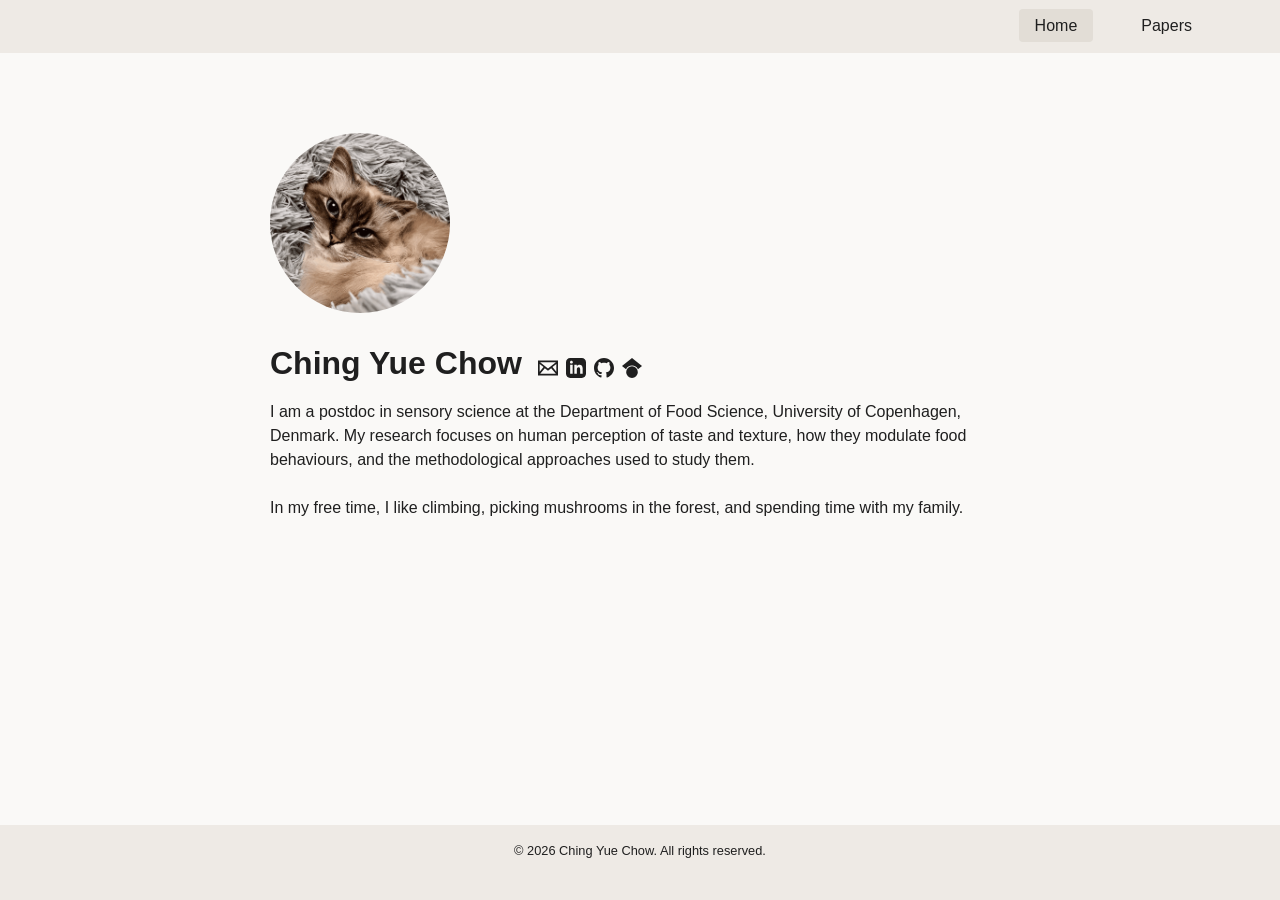
<file: index.html>
<!DOCTYPE html>
<html lang="en">

<head>
  <meta charset="UTF-8">
  <meta name="viewport" content="width=device-width, initial-scale=1.0">
  <title>Ching Yue Chow</title>
  <link rel="stylesheet" href="styles/style_base.css">
  <link rel="stylesheet" href="styles/style_index.css">
</head>

<body>
  <nav>
    <div class="nav-container">
      <!--a href="index.html" class="nav-title">Ching Yue Chow</a-->
      <ul class="nav-links">
        <li><a href="index.html" class="active">Home</a></li>
        <!--li><a href="research.html">Research</a></li-->
        <li><a href="papers.html">Papers</a></li>
        <!--li><a href="CV.html">CV</a></li-->
      </ul>
    </div>
  </nav>

  <main class="container">
    <section class="hero">
      <div class="profile-section">
        <img src="graphics/profile.png" alt="Profile Picture" class="profile-image">
        <div class="profile-content">

          <div class="name-row">
            <h1>Ching Yue Chow</h1>
            <ul class="icons"> <!-- add hover to each icon-->
              <!-- email -->
              <li>
                <a href="mailto:chingyuechow@food.ku.dk">
                  <svg class="icon" viewBox="0 0 24 24" fill="currentColor">
                    <path
                      d="M0 3v18h24v-18h-24zm6.623 7.929l-4.623 5.712v-9.458l4.623 3.746zm-4.141-5.929h19.035l-9.517 7.713-9.518-7.713zm5.694 7.188l3.824 3.099 3.83-3.104 5.612 6.817h-18.779l5.513-6.812zm9.208-1.264l4.616-3.741v9.348l-4.616-5.607z" />
                  </svg>
                </a>
              </li>
              <!-- linkedin -->
              <li>
                <a href="https://linkedin.com/in/chingyuechow" target="_blank">
                  <svg class="icon" viewBox="0 0 24 24" fill="currentColor">
                    <path
                      d="M19 0h-14c-2.761 0-5 2.239-5 5v14c0 2.761 2.239 5 5 5h14c2.762 0 5-2.239 5-5v-14c0-2.761-2.238-5-5-5zm-11 19h-3v-11h3v11zm-1.5-12.268c-.966 0-1.75-.79-1.75-1.764s.784-1.764 1.75-1.764 1.75.79 1.75 1.764-.783 1.764-1.75 1.764zm13.5 12.268h-3v-5.604c0-3.368-4-3.113-4 0v5.604h-3v-11h3v1.765c1.396-2.586 7-2.777 7 2.476v6.759z" />
                  </svg>
                </a>
              </li>
              <!-- github -->
              <li>
                <a href="https://github.com/sensorynerd" target="_blank">
                  <svg class="icon" viewBox="0 0 24 24" fill="currentColor">
                    <path
                      d="M12 0c-6.626 0-12 5.373-12 12 0 5.302 3.438 9.8 8.207 11.387.599.111.793-.261.793-.577v-2.234c-3.338.726-4.033-1.416-4.033-1.416-.546-1.387-1.333-1.756-1.333-1.756-1.089-.745.083-.729.083-.729 1.205.084 1.839 1.237 1.839 1.237 1.07 1.834 2.807 1.304 3.492.997.107-.775.418-1.305.762-1.604-2.665-.305-5.467-1.334-5.467-5.931 0-1.311.469-2.381 1.236-3.221-.124-.303-.535-1.524.117-3.176 0 0 1.008-.322 3.301 1.23.957-.266 1.983-.399 3.003-.404 1.02.005 2.047.138 3.006.404 2.291-1.552 3.297-1.23 3.297-1.23.653 1.653.242 2.874.118 3.176.77.84 1.235 1.911 1.235 3.221 0 4.609-2.807 5.624-5.479 5.921.43.372.823 1.102.823 2.222v3.293c0 .319.192.694.801.576 4.765-1.589 8.199-6.086 8.199-11.386 0-6.627-5.373-12-12-12z" />
                  </svg>
                </a>
              </li>
              <!-- google scholar -->
              <li>
                <a href="https://scholar.google.com/citations?hl=en&user=D0PaX5IAAAAJ" target="_blank">
                  <svg class="icon" viewBox="0 0 24 24" fill="currentColor">
                    <path
                      d="M12 24a7 7 0 1 1 0-14 7 7 0 0 1 0 14zm0-24L0 9.5l4.838 3.94A8 8 0 0 1 12 9a8 8 0 0 1 7.162 4.44L24 9.5z" />
                  </svg>
                </a>
              </li>
            </ul>
          </div>

          <p>
            I am a postdoc in sensory science at the Department of Food Science,
            University of Copenhagen, Denmark.
            My research focuses on human perception of taste and texture,
            how they modulate food behaviours,
            and the methodological approaches used to study them.
          </p>
          <p>
            In my free time, I like climbing, picking mushrooms in the forest,
            and spending time with my family.
          </p>

        </div>
      </div>
    </section>
  </main>

  <footer>
    <p>&copy; 2026 Ching Yue Chow. All rights reserved.</p>
  </footer>
</body>

</html>
</file>
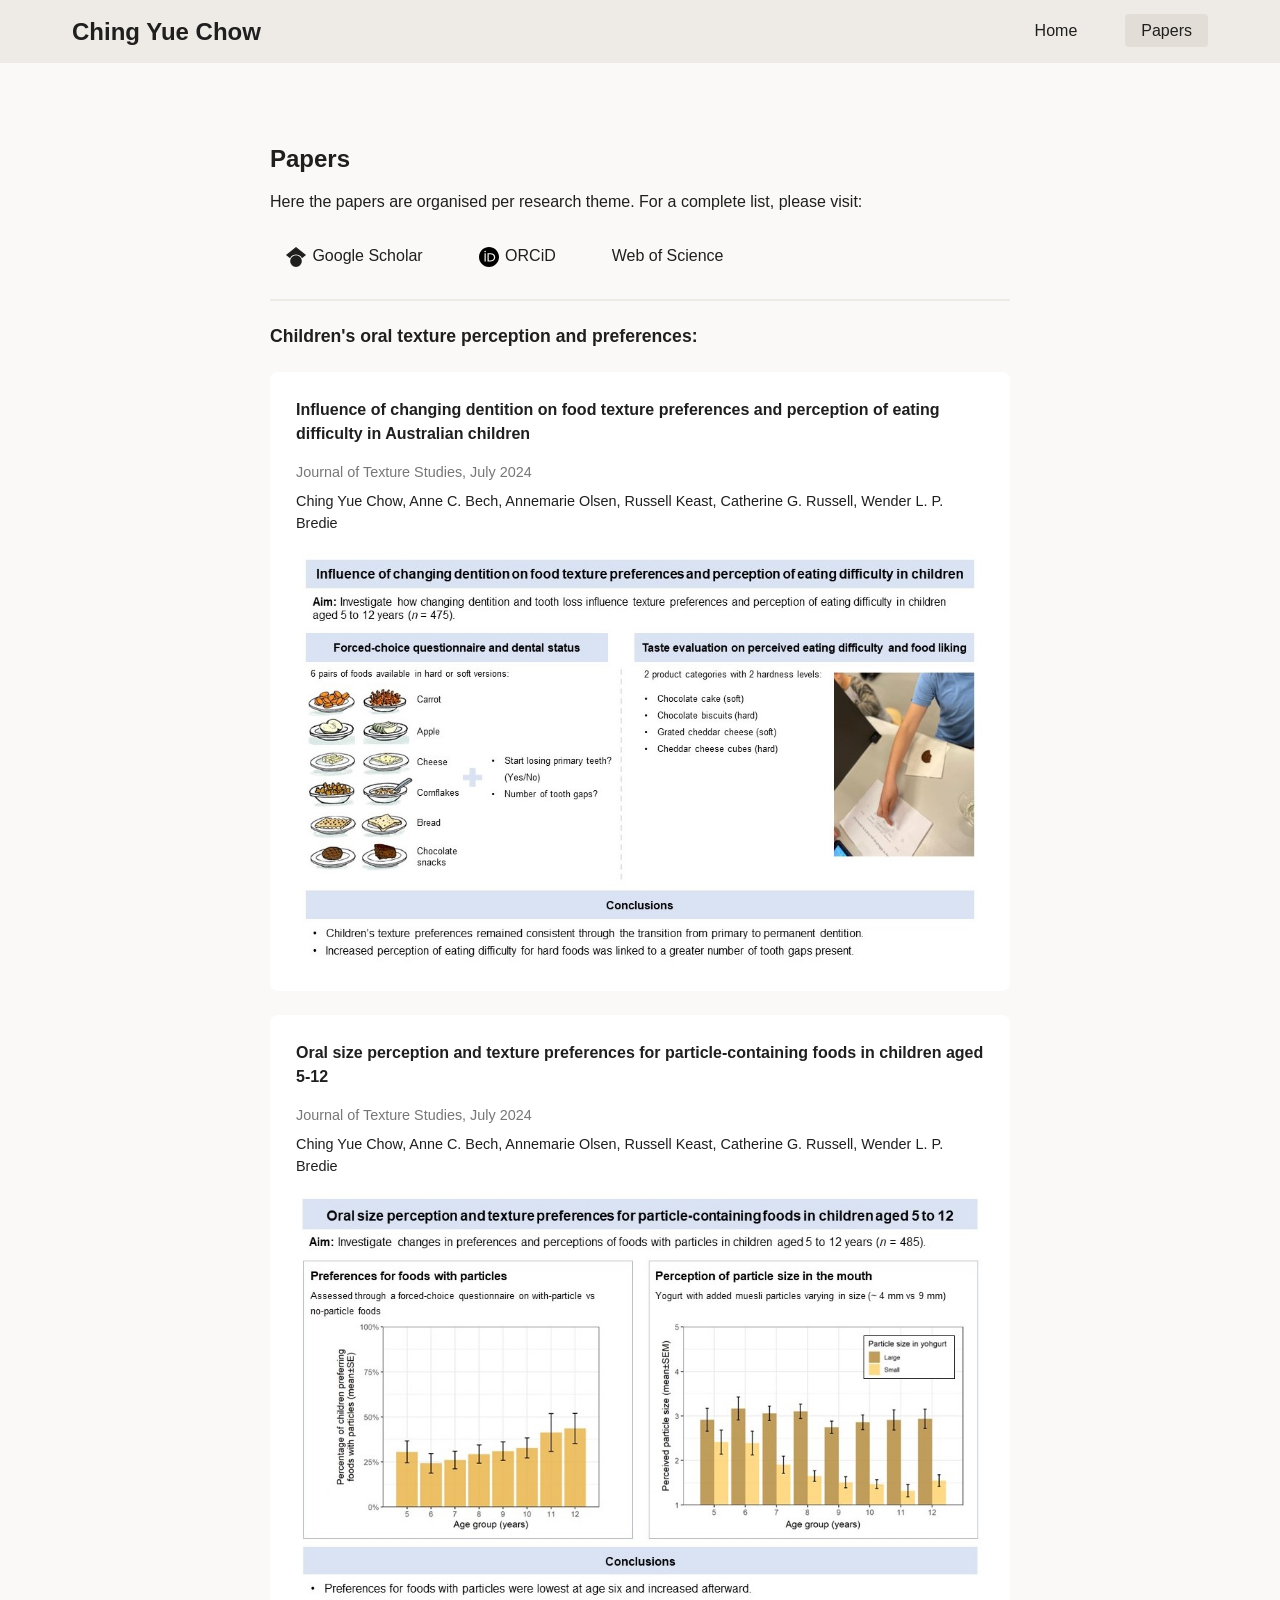
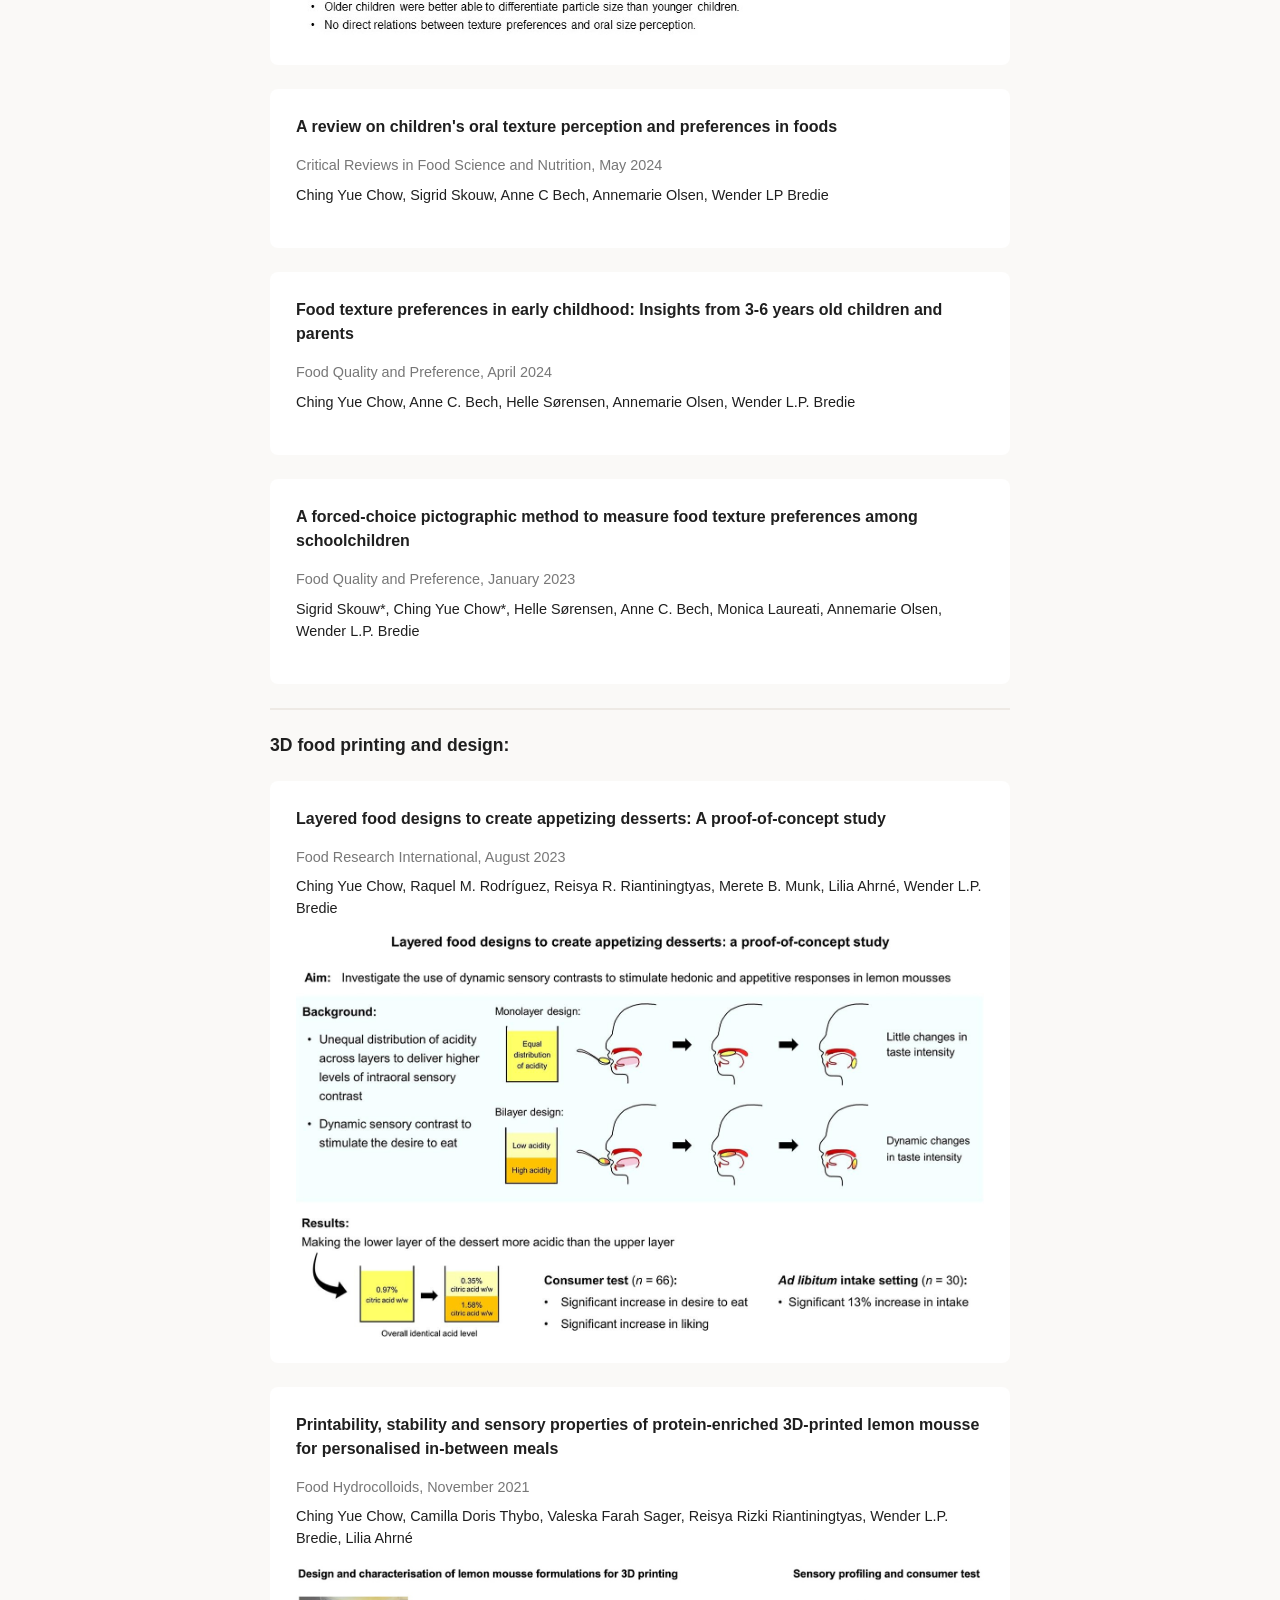
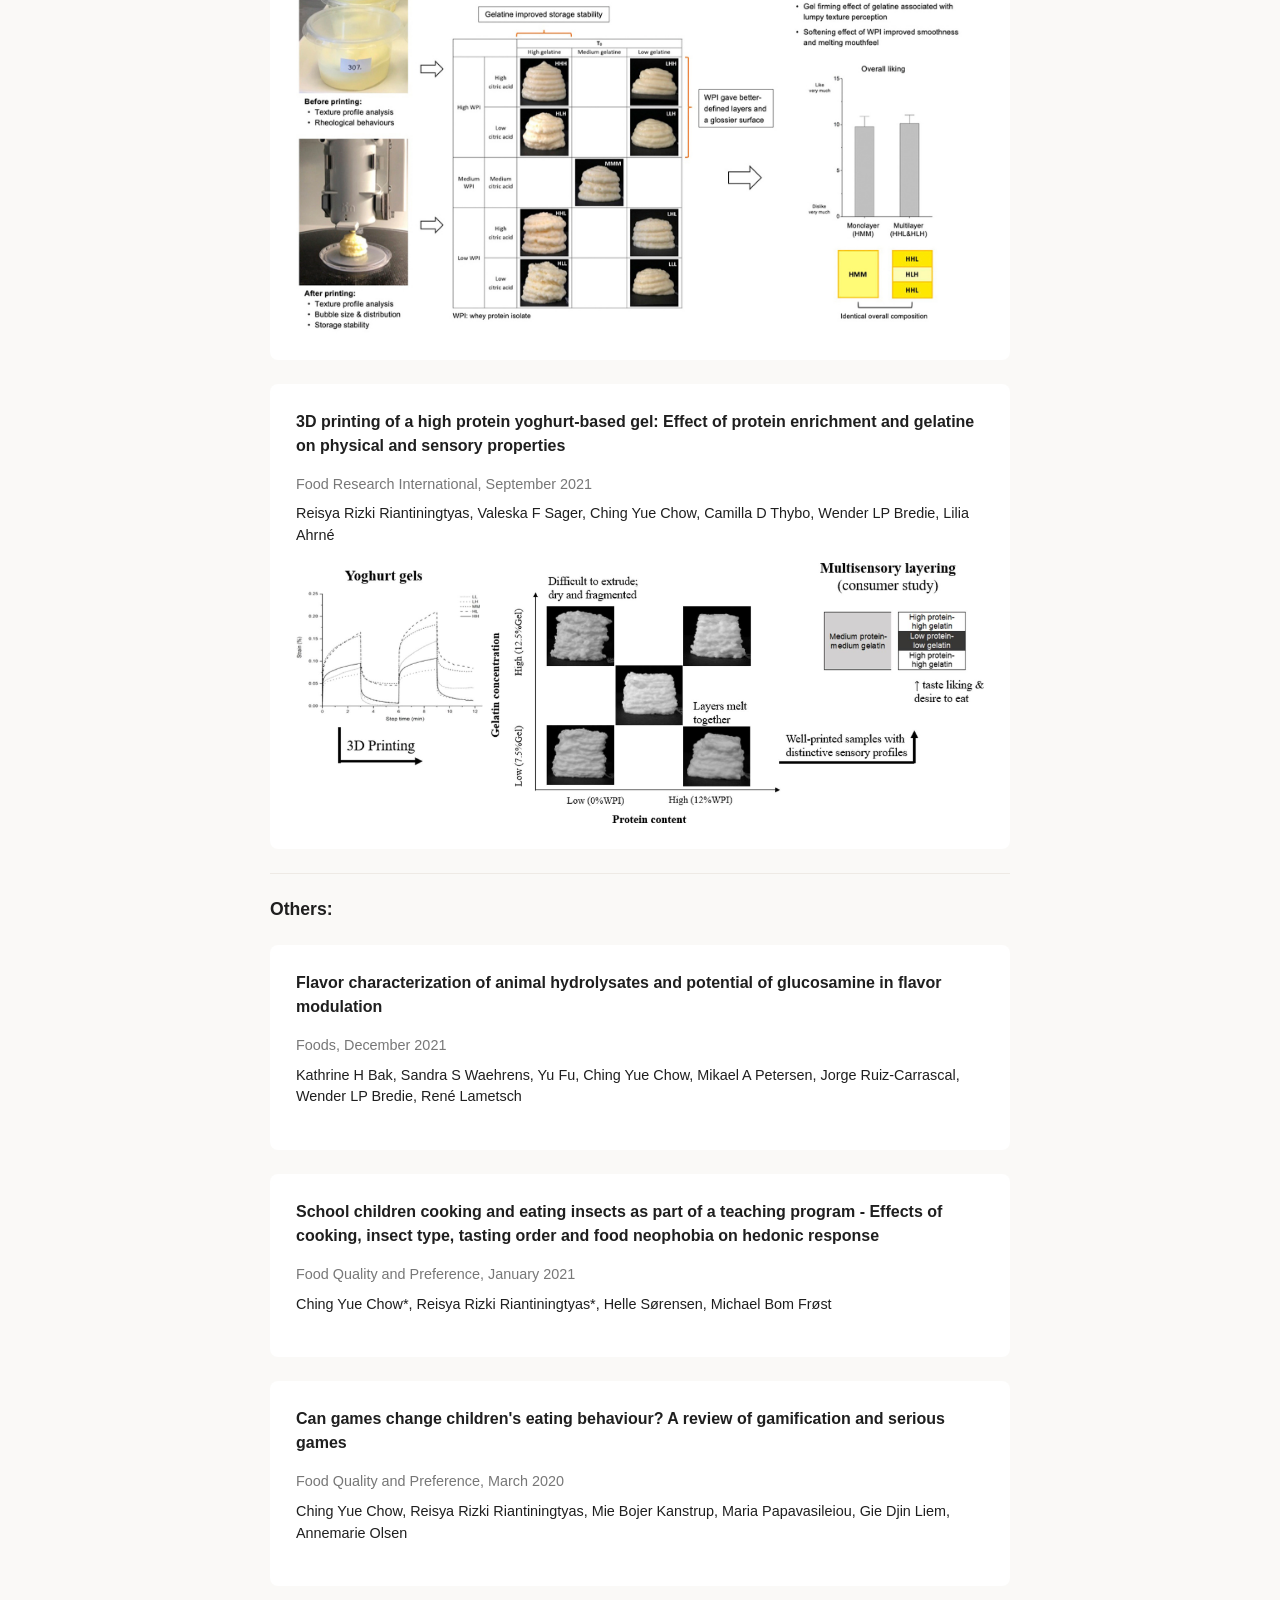
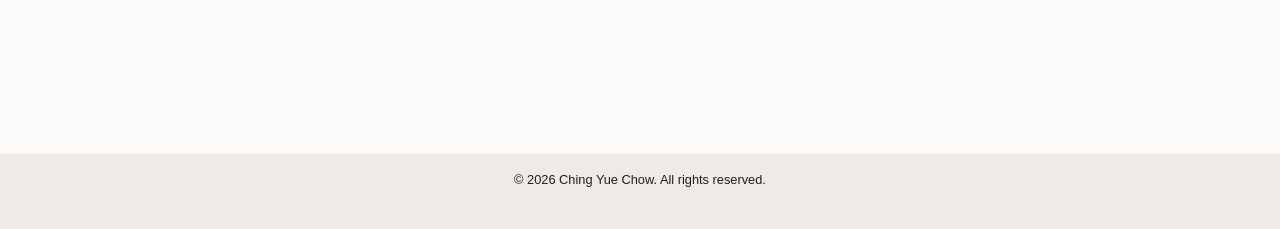
<file: papers.html>
<!DOCTYPE html>
<html lang="en">

<head>
  <meta charset="UTF-8">
  <meta name="viewport" content="width=device-width, initial-scale=1.0">
  <title>Papers | Ching Yue Chow</title>
  <link rel="stylesheet" href="styles/style_base.css">
  <link rel="stylesheet" href="styles/style_papers.css">
</head>

<body>
  <nav>
    <div class="nav-container">
      <a href="index.html" class="nav-title">Ching Yue Chow</a>
      <ul class="nav-links">
        <li><a href="index.html">Home</a></li>
        <!--li><a href="research.html">Research</a></li-->
        <li><a href="papers.html" class="active">Papers</a></li>
        <!--li><a href="CV.html">CV</a></li-->
      </ul>
    </div>
  </nav>

  <main class="container">
    <section class="content-section">
      <h2>Papers</h2>
      <p>Here the papers are organised per research theme. For a complete list, please visit:

      <div class="profile-links">
        <ul>
          <li>
            <a href="https://scholar.google.com/citations?hl=en&user=D0PaX5IAAAAJ" target="_blank">
              <svg class="icon" viewBox="0 0 24 24" fill="currentColor">
                <path
                  d="M12 24a7 7 0 1 1 0-14 7 7 0 0 1 0 14zm0-24L0 9.5l4.838 3.94A8 8 0 0 1 12 9a8 8 0 0 1 7.162 4.44L24 9.5z" />
              </svg>
              Google Scholar</a>
          </li>
          <li>
            <a href="https://orcid.org/0000-0002-7955-2734" target="_blank">
              <svg class="icon" viewBox="0 0 32 32" aria-hidden="true" focusable="false">
                <path
                  d="M16 0c-8.839 0-16 7.161-16 16s7.161 16 16 16c8.839 0 16-7.161 16-16s-7.161-16-16-16zM9.823 5.839c0.704 0 1.265 0.573 1.265 1.26 0 0.688-0.561 1.265-1.265 1.265-0.692-0.004-1.26-0.567-1.26-1.265 0-0.697 0.563-1.26 1.26-1.26zM8.864 9.885h1.923v13.391h-1.923zM13.615 9.885h5.197c4.948 0 7.125 3.541 7.125 6.703 0 3.439-2.687 6.699-7.099 6.699h-5.224zM15.536 11.625v9.927h3.063c4.365 0 5.365-3.312 5.365-4.964 0-2.687-1.713-4.963-5.464-4.963z" />
              </svg>
              ORCiD</a>
          </li>
          <li>
            <a href="https://www.webofscience.com/wos/author/record/AGY-7611-2022" target="_blank">
              Web of Science
            </a>
          </li>
        </ul>
      </div>

      <div class="section-divider"></div>

      <h3>Children's oral texture perception and preferences:</h3>

      <div class="item-card">
        <a href="https://doi.org/10.1111/jtxs.12856" target="_blank" title="View full paper">
          <p class="title">Influence of changing dentition on food texture preferences and
            perception of eating difficulty in Australian children
          </p>
          <p class="meta">Journal of Texture Studies, July 2024</p>
          <p>Ching Yue Chow, Anne C. Bech, Annemarie Olsen, Russell Keast,
            Catherine G. Russell, Wender L. P. Bredie</p>
          <img src="graphics/deakinH_JTS2024.jpg" class="item-image">
        </a>
      </div>

      <div class="item-card">
        <a href="https://doi.org/10.1016/j.foodres.2023.112955" target="_blank" title="View full paper">
          <p class="title">Oral size perception and texture preferences for
            particle-containing foods in children aged 5-12
          </p>
          <p class="meta">Journal of Texture Studies, July 2024</p>
          <p>Ching Yue Chow, Anne C. Bech, Annemarie Olsen, Russell Keast,
            Catherine G. Russell, Wender L. P. Bredie</p>
          <img src="graphics/deakinP_JTS2024.jpg" class="item-image">
        </a>
      </div>

      <div class="item-card">
        <a href="https://doi.org/10.1080/10408398.2022.2136619" target="_blank" title="View full paper">
          <p class="title">A review on children's oral texture perception and preferences in foods
          </p>
          <p class="meta">Critical Reviews in Food Science and Nutrition, May 2024</p>
          <p>Ching Yue Chow, Sigrid Skouw, Anne C Bech, Annemarie Olsen, Wender LP Bredie</p>
          <!--img src="mousse_FRI2023.jpg" class="item-image"-->
        </a>
      </div>

      <div class="item-card">
        <a href="https://doi.org/10.1016/j.foodqual.2023.105063" target="_blank" title="View full paper">
          <p class="title">Food texture preferences in early childhood:
            Insights from 3-6 years old children and parents
          </p>
          <p class="meta">Food Quality and Preference, April 2024</p>
          <p>Ching Yue Chow, Anne C. Bech, Helle Sørensen, Annemarie Olsen, Wender L.P. Bredie</p>
          <!--img src="mousse_FRI2023.jpg" class="item-image"-->
        </a>
      </div>

      <div class="item-card">
        <a href="https://doi.org/10.1016/j.foodqual.2022.104783" target="_blank" title="View full paper">
          <p class="title">A forced-choice pictographic method to measure food texture preferences among schoolchildren
          </p>
          <p class="meta">Food Quality and Preference, January 2023</p>
          <p>Sigrid Skouw*, Ching Yue Chow*, Helle Sørensen, Anne C. Bech, Monica Laureati, Annemarie Olsen, Wender L.P.
            Bredie</p>
          <!--img src="mousse_FRI2023.jpg" class="item-image"-->
        </a>
      </div>

      <div class="section-divider"></div>

      <h3>3D food printing and design:</h3>
      <div class="item-card">
        <a href="https://doi.org/10.1016/j.foodres.2023.112955" target="_blank" title="View full paper">
          <p class="title">Layered food designs to create appetizing desserts: A proof-of-concept study
          </p>
          <p class="meta">Food Research International, August 2023</p>
          <p>Ching Yue Chow, Raquel M. Rodríguez, Reisya R. Riantiningtyas, Merete B. Munk,
            Lilia Ahrné, Wender L.P. Bredie</p>
          <img src="graphics/mousse_FRI2023.jpg" class="item-image">
        </a>
      </div>

      <div class="item-card">
        <a href="https://doi.org/10.1016/j.foodhyd.2021.106943" target="_blank" title="View full paper">
          <p class="title">
            Printability, stability and sensory properties of protein-enriched
            3D-printed lemon mousse for personalised in-between meals
          </p>
          <p class="meta">Food Hydrocolloids, November 2021</p>
          <p>Ching Yue Chow, Camilla Doris Thybo, Valeska Farah Sager,
            Reisya Rizki Riantiningtyas, Wender L.P. Bredie, Lilia Ahrné</p>
        </a>
        <img src="graphics/mousse_FH2021.jpg" class="item-image">
      </div>

      <div class="item-card">
        <a href="https://doi.org/10.1016/j.foodres.2021.110517" target="_blank" title="View full paper">
          <p class="title">
            3D printing of a high protein yoghurt-based gel: Effect of protein enrichment and
            gelatine on physical and sensory properties
          </p>
          <p class="meta">Food Research International, September 2021</p>
          <p>Reisya Rizki Riantiningtyas, Valeska F Sager, Ching Yue Chow,
            Camilla D Thybo, Wender LP Bredie, Lilia Ahrné</p>
        </a>
        <img src="graphics/yoghurtgel_FRI2021.jpg" class="item-image">
      </div>

      <div class="section-divider"></div>

      <h3>Others:</h3>
      <div class="item-card">
        <a href="https://doi.org/10.3390/foods10123008" target="_blank" title="View full paper">
          <p class="title">Flavor characterization of animal hydrolysates and potential of glucosamine in flavor modulation
          </p>
          <p class="meta">Foods, December 2021</p>
          <p>Kathrine H Bak, Sandra S Waehrens, Yu Fu, Ching Yue Chow, Mikael A Petersen,
            Jorge Ruiz-Carrascal, Wender LP Bredie, René Lametsch</p>
          <!--img src="mousse_FRI2023.jpg" class="item-image"-->
        </a>
      </div>

      <div class="item-card">
        <a href="https://doi.org/10.1016/j.foodqual.2020.104027" target="_blank" title="View full paper">
          <p class="title">School children cooking and eating insects as part of a teaching program -
            Effects of cooking, insect type, tasting order and food neophobia on hedonic response
          </p>
          <p class="meta">Food Quality and Preference, January 2021</p>
          <p>Ching Yue Chow*, Reisya Rizki Riantiningtyas*, Helle Sørensen, Michael Bom Frøst</p>
          <!--img src="mousse_FRI2023.jpg" class="item-image"-->
        </a>
      </div>

      <div class="item-card">
        <a href="https://doi.org/10.1016/j.foodqual.2019.103823" target="_blank" title="View full paper">
          <p class="title">Can games change children's eating behaviour?
            A review of gamification and serious games
          </p>
          <p class="meta">Food Quality and Preference, March 2020</p>
          <p>Ching Yue Chow, Reisya Rizki Riantiningtyas, Mie Bojer Kanstrup, Maria Papavasileiou,
            Gie Djin Liem, Annemarie Olsen</p>
          <!--img src="mousse_FRI2023.jpg" class="item-image"-->
        </a>
      </div>

    </section>
  </main>

  <footer>
    <p>&copy; 2026 Ching Yue Chow. All rights reserved.</p>
  </footer>
</body>

</html>
</file>
<file: styles/style_base.css>
* {
    margin: 0;
    padding: 0;
    box-sizing: border-box;
}

body {
    font-family: -apple-system, BlinkMacSystemFont, 'Segoe UI', Roboto, Oxygen, Ubuntu, Cantarell, sans-serif;
    line-height: 1.3;
    color: #1F1F1F;
    background-color: #FAF9F7;
    display: flex;
    flex-direction: column;
    min-height: 100vh;
}

h1 {
    color: #1F1F1F;
    margin-bottom: 1rem;
    font-size: 2rem;
}

h2 {
    color: #1F1F1F;
    margin-bottom: 1rem;
    font-size: 1.5rem;
    font-weight: 600;
}

h3 {
    color: #1F1F1F;
    margin-bottom: 1rem;
    font-size: 1.1rem;
    font-weight: 600;
}

p {
    font-size: 1rem;
    line-height: 1.5;
    margin-bottom: 1.5rem;
    color: #1F1F1F;
}

a {
    text-decoration: none;
}

/* Navigation Bar */
nav {
    background-color: #EEEAE5;
    color: #1F1F1F;
    padding: 1rem 0;
    position: sticky;
    top: 0;
    z-index: 100;
}

.nav-container {
    max-width: 1200px;
    margin: 0 auto;
    padding: 0 2rem;
    display: flex;
    justify-content: flex-start;
    align-items: center;
    flex-wrap: wrap;
}

.nav-title {
    font-size: 1.5rem;
    font-weight: 600;
    min-width: 180px;
    text-decoration: none;
    color: #1F1F1F;
}

.nav-links {
    display: flex;
    list-style: none;
    gap: 2rem;
    margin-left: auto;
}

.nav-links a {
    color: #1F1F1F;
    text-decoration: none;
    font-weight: 500;
    padding: 0.5rem 1rem;
    border-radius: 4px;
    transition: background-color 0.3s ease;
}

.nav-links a:hover,
.nav-links a.active {
    background-color: #E2DDD6;
}

/* Icon */
.icon {
    width: 20px;
    height: 20px;
}

/* Main Container */
.container {
    max-width: 900px;
    margin: 2rem auto;
    padding: 0 2rem;
    flex: 1;
}

/* Footer */
footer {
    background-color: #EEEAE5;
    color: #1F1F1F;
    text-align: center;
    padding: 1rem;
    margin-top: 2rem;
}

footer p {
    font-size: 0.8rem;
}

.section-divider {
    border: none;
    height: 1.5px;
    background-color: #EEEAE5;
    margin: 1.5rem 0;
}

/* Responsive Design */
@media (max-width: 768px) {
    .nav-container {
        flex-direction: column;
        gap: 1rem;
    }
    
    .nav-links {
        gap: 1rem;
        flex-wrap: wrap;
        justify-content: center;
    }
    
    .profile-section {
        flex-direction: column;
        align-items: center;
        text-align: center;
    }
    
    .social-links ul {
        justify-content: center;
    }
    
    .container {
        padding: 0 1rem;
    }
    
    .hero,
    .content-section {
        padding: 2rem 1.5rem;
    }
}
</file>
<file: styles/style_index.css>
/* Index page styles */

/* Hero Section */
.hero {
    background-color: transparent;
    padding: 3rem;
}

.profile-image {
    width: 180px;
    height: 180px;
    border-radius: 50%;
    object-fit: cover;
    border: 0px;
    flex-shrink: 0;
    margin-bottom: 1.5rem;
}

.profile-content {
    flex: 1;
    min-width: 300px;
}

.name-row {
    display: flex;
    align-items: center;
    gap: 1rem;
    flex-wrap: wrap;
}

.icons {
    list-style: none;
    display: flex;
    gap: 0.5rem;
    margin: 0;
    padding: 0;
}

.icons a {
    display: inline-flex;
    align-items: center;
    justify-content: center;
    color: inherit;
    text-decoration: none;
}
</file>
<file: styles/style_papers.css>
/* Papers page style */
.content-section {
    background-color: transparent;
    border-radius: 10px;
    padding: 3rem;
    margin-bottom: 2rem;
}

/* Item Cards (for books, papers, courses) */
.item-card {
    background-color: white;
    padding: 1.5rem;
    margin-top: 1.5rem;
    margin-bottom: 1.5rem;
    border-radius: 8px;
    border: 2px solid transparent;
    transition: border-color 0.2s ease;
}

.item-card:hover {
    border-color: #E2DDD6;
}

.item-image {
  max-width: 100%;
  height: auto;
  display: block;
  object-fit: contain;
}

.item-card p {
  margin-bottom: 1rem;
  font-size: 0.9rem;
}

.item-card .title {
    font-size: 1rem;
    margin-bottom: 1rem;
    font-weight: 600;
}

.item-card .meta {
    color: #777;
    margin-bottom: 0.5rem;
}

/* Profile Links */
.profile-links ul {
    list-style: none;
    display: flex;
    gap: 1.5rem;
    flex-wrap: wrap;
}

.profile-links a {
    display: flex;
    align-items: center;
    gap: 0.4rem;
    color:#1F1F1F;
    text-decoration: none;
    padding: 0.5rem 1rem;
    border-radius: 6px;
    font-weight: 500;
    transition: all 0.3s ease;
}

.profile-links a:hover {
    background-color: #EEEAE5;
    color: #1F1F1F;
}
</file>
